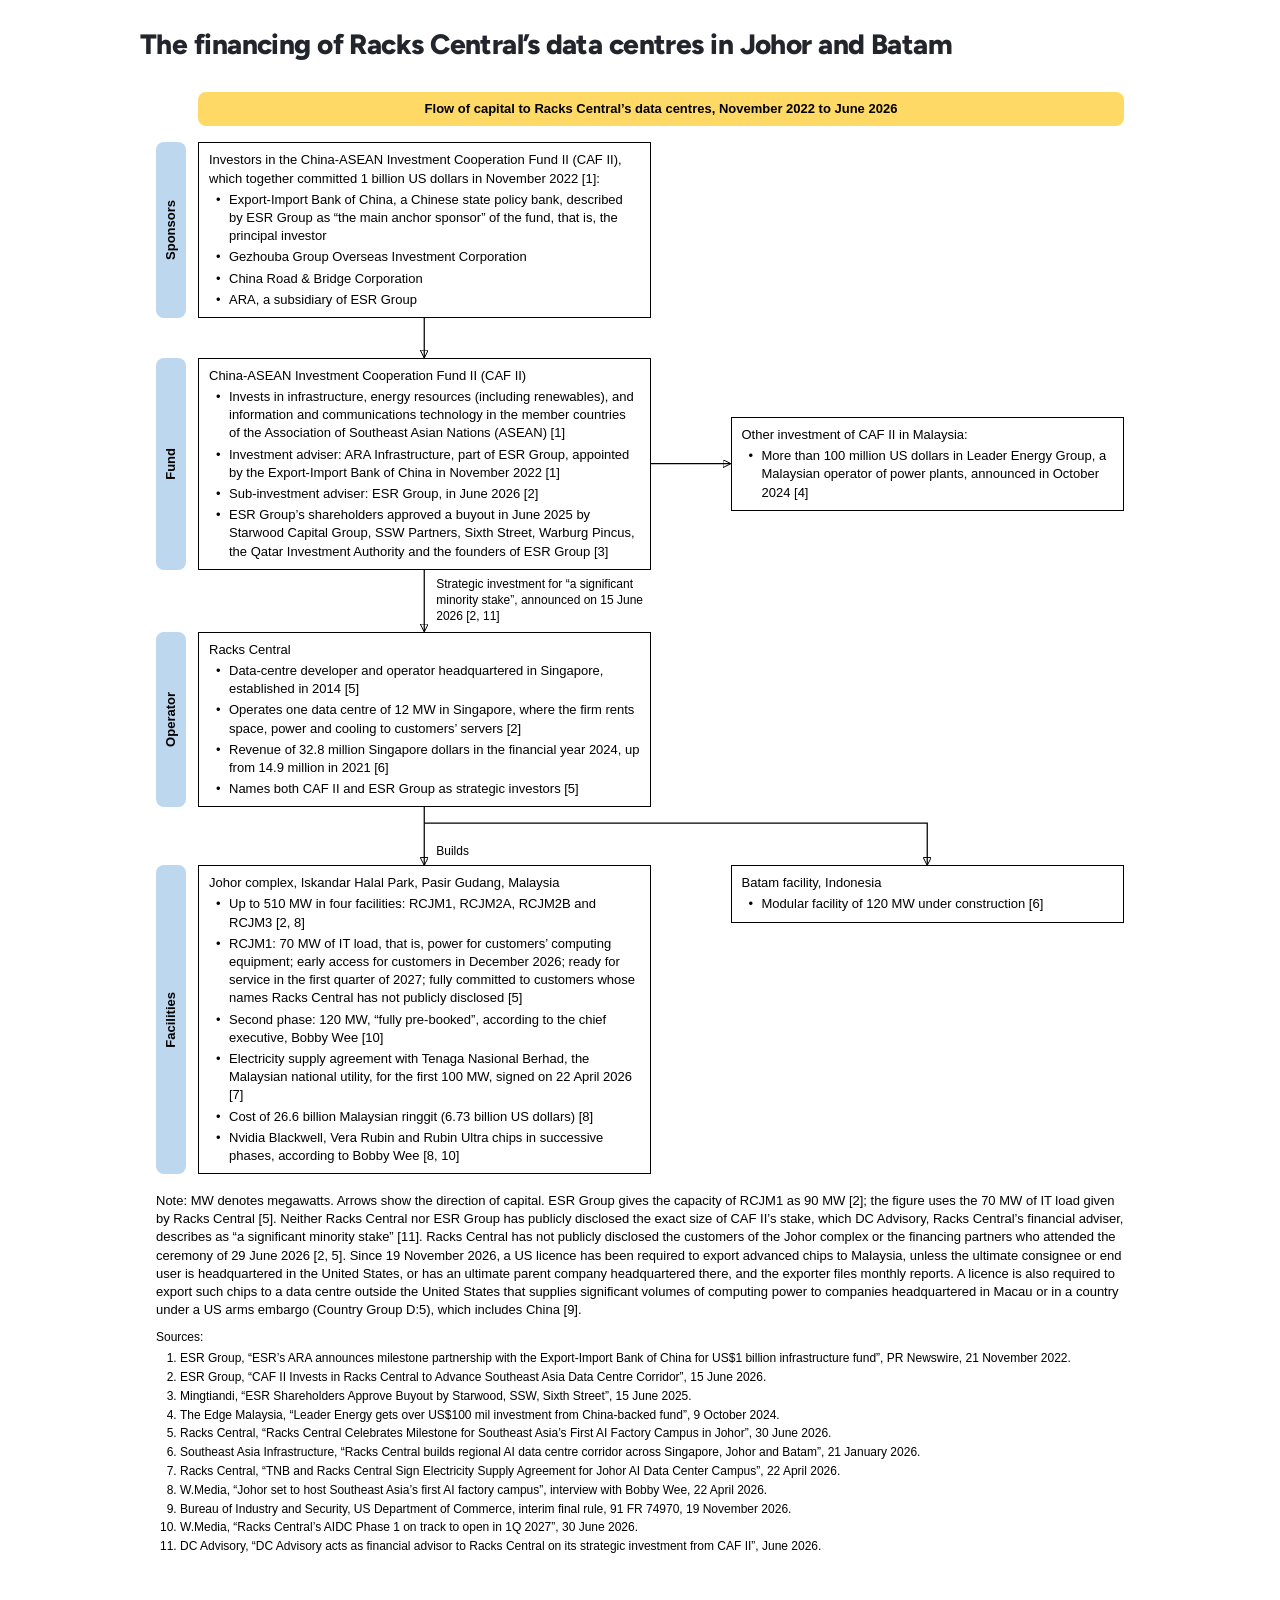
<file: site/figures/financing-chain.html>
<!doctype html><html lang="en"><head><meta charset="utf-8"><meta name="viewport" content="width=device-width,initial-scale=1"></head><body><title>Racks Central Financing Chain</title><meta name="claude:viewport-fit-sides" content="cover"><link rel="preconnect" href="https://fonts.googleapis.com"><link rel="preconnect" href="https://fonts.gstatic.com" crossorigin><link rel="stylesheet" href="https://fonts.googleapis.com/css2?family=Figtree:wght@400;500;600;700;800&display=swap"><style>
/* Layout: one column of figures; each figure is a title block, a legend, the plot, a note and a table. */
:root{
  --bg:#FFFFFF;--card:#F7F6F4;--text:#22252C;--muted:#5F6169;--light:#8D8F97;--accent:#A2540D;--composite:#B45F0F;
  --pale:#FFF4E4;--border:rgba(0,0,0,.1);--border-strong:rgba(0,0,0,.18);--grid:#D4D4D4;--tick:#5A5448;--ink:#1A1A1A;
  --band:rgba(0,0,0,.07);--d1:#4E79A7;--d2:#F28E2B;--d3:#E15759;--sea:#E6EDF2;--land:#FBFAF8;--coast:#B5B0A6;
  --lab-country:#22252C;--lab-city:#22252C;--halo:#FFFFFF;--ring:#FFFFFF;--shadow:0 4px 24px rgba(0,0,0,.15);--chip-bg:#A2540D;--chip-fg:#FFFFFF;
  --font:"Figtree",system-ui,-apple-system,"Segoe UI",Helvetica,Arial,sans-serif;
}
@media (prefers-color-scheme:dark){:root:not([data-theme="light"]){
  --bg:#16181D;--card:#22252C;--text:#ECEDEF;--muted:#B4B6BD;--light:#8D9099;--accent:#D9C2A0;--chip-bg:#ECEDEF;--chip-fg:#16181D;--composite:#F5AE5F;
  --pale:#2B2219;--border:rgba(255,255,255,.12);--border-strong:rgba(255,255,255,.22);--grid:#3B3F48;--tick:#B9B3A8;
  --ink:#ECEDEF;--band:rgba(255,255,255,.07);--sea:#1B222D;--land:#2A2D34;--coast:#4B4F59;--lab-country:#ECEDEF;
  --lab-city:#ECEDEF;--halo:#16181D;--ring:#16181D;--shadow:0 4px 24px rgba(0,0,0,.55);color-scheme:dark}}
:root[data-theme="dark"]{
  --bg:#16181D;--card:#22252C;--text:#ECEDEF;--muted:#B4B6BD;--light:#8D9099;--accent:#D9C2A0;--chip-bg:#ECEDEF;--chip-fg:#16181D;--composite:#F5AE5F;
  --pale:#2B2219;--border:rgba(255,255,255,.12);--border-strong:rgba(255,255,255,.22);--grid:#3B3F48;--tick:#B9B3A8;
  --ink:#ECEDEF;--band:rgba(255,255,255,.07);--sea:#1B222D;--land:#2A2D34;--coast:#4B4F59;--lab-country:#ECEDEF;
  --lab-city:#ECEDEF;--halo:#16181D;--ring:#16181D;--shadow:0 4px 24px rgba(0,0,0,.55);color-scheme:dark}
html,body{background:var(--bg)}
body{margin:0;color:var(--text);font-family:var(--font);font-size:15px;line-height:1.55;-webkit-font-smoothing:antialiased}
.fx-page{max-width:1000px;margin:0 auto;padding-block:28px 48px;padding-left:max(16px,env(safe-area-inset-left,0px));
  padding-right:max(16px,env(safe-area-inset-right,0px))}
.fx-fig+.fx-fig{margin-top:56px;padding-top:40px;border-top:1px solid var(--border)}
.fx-eyebrow{font-size:12px;font-weight:700;letter-spacing:.14em;text-transform:uppercase;color:var(--accent);margin:0 0 8px}
.fx-title{font-size:clamp(22px,3vw,28px);font-weight:800;letter-spacing:-.02em;line-height:1.15;margin:0 0 8px;text-wrap:balance}
.fx-sub{font-size:16px;color:var(--text);margin:0 0 18px}
.fx-legend{display:flex;flex-wrap:wrap;gap:8px 20px;font-size:13px;color:var(--text);margin:0 0 14px}
.fx-legend span{display:inline-flex;align-items:center;gap:7px}
.fx-sw{width:12px;height:12px;border-radius:2px;display:inline-block;flex:none}
.fx-sw.dot{border-radius:50%}
.fx-sw.dashed{border-radius:50%;border:1.5px dashed var(--text);background:transparent;width:11px;height:11px}
.fx-note{font-size:13px;line-height:1.6;color:var(--text);margin:16px 0 0}
.fx-note b{color:var(--text);font-weight:600}
details.fx-table{margin-top:14px;font-size:14px}
details.fx-table summary{cursor:pointer;font-weight:700;color:var(--text);padding:6px 0}
details.fx-table summary:hover{color:var(--accent)}
.fx-scroll{overflow-x:auto}
.fx-scroll table{width:100%;border-collapse:collapse;font-size:13px;min-width:560px}
.fx-scroll th{font-size:11px;font-weight:700;text-transform:uppercase;letter-spacing:.08em;color:var(--accent);
  border-bottom:2px solid rgba(162,84,13,.22);padding:9px 10px;text-align:left;vertical-align:bottom}
.fx-scroll td{padding:9px 10px;border-bottom:1px solid var(--border);vertical-align:top}
.fx-scroll tr:hover td{background:var(--pale)}
.fx-scroll .n{text-align:right;font-variant-numeric:tabular-nums;white-space:nowrap}
/* card tooltip, after the country card of the CORDA site */
.fx-card{position:fixed;z-index:1000;background:var(--card);border:1px solid var(--border-strong);border-radius:6px;
  box-shadow:var(--shadow);padding:16px;width:280px;max-width:calc(100vw - 24px);font-family:var(--font);color:var(--text);
  pointer-events:none}
.fx-card.pinned{pointer-events:auto}
.fx-card[hidden]{display:none}
.fx-ch{display:flex;align-items:center;gap:6px;font-weight:700;font-size:16px;line-height:1.25}
.fx-pill{font-size:12px;font-weight:600;color:var(--chip-fg);background:var(--chip-bg);border-radius:10px;padding:1px 8px;margin-left:4px;white-space:nowrap}
.fx-cs{font-size:12px;color:var(--text);margin-top:2px}
.fx-cm{border-top:1px solid var(--border);padding-top:10px;margin-top:10px}
.fx-cr{display:flex;justify-content:space-between;gap:10px;font-size:12px;margin-bottom:3px}
.fx-cr b{font-size:13px;color:var(--text);font-weight:700;white-space:nowrap}
.fx-cr span:last-child{font-variant-numeric:tabular-nums;white-space:nowrap}
.fx-mini{height:6px;background:var(--border);border-radius:3px;overflow:hidden}
.fx-mini i{display:block;height:100%;border-radius:3px}
.fx-stack{display:flex}
.fx-stack i{border-radius:0;flex:none}
.fx-cl{display:flex;flex-direction:column;gap:7px;margin-top:10px}
.fx-cf{font-size:12px;color:var(--text);margin-top:10px;line-height:1.45}
.fx-site{display:grid;grid-template-columns:10px 1fr;gap:2px 8px;font-size:12px;line-height:1.4}
.fx-site i{width:9px;height:9px;border-radius:50%;margin-top:4px}
.fx-site b{font-weight:600}
.fx-site span{grid-column:2;color:var(--text)}
.fx-sites{max-height:260px;overflow:auto}
.fx-close{position:absolute;top:8px;right:10px;background:none;border:0;font-size:18px;color:var(--text);cursor:pointer;display:none}
.fx-card.pinned .fx-close{display:block}

.mk-plot{display:grid;grid-template-columns:minmax(92px,170px) minmax(0,1fr);column-gap:12px;position:relative}
.mk-row{display:contents}
.mk-name{grid-column:1;display:flex;flex-direction:column;justify-content:center;align-items:flex-end;text-align:right;
  font-size:14px;color:var(--ink);line-height:1.2;padding:6px 0;min-height:46px}
.mk-name small{font-size:11.5px;color:var(--text);margin-top:2px}
.mk-cell{grid-column:2;position:relative;display:flex;align-items:center;padding-right:58px;cursor:pointer;outline:none}
.mk-row:hover .mk-cell,.mk-row:hover .mk-name,.mk-cell:focus-visible,.mk-active .mk-cell,.mk-active .mk-name{background:var(--band)}
.mk-cell:focus-visible{box-shadow:inset 0 0 0 2px var(--accent)}
.mk-track{position:relative;flex:1;height:30px}
.mk-seg{position:absolute;top:0;bottom:0;display:flex;align-items:center;justify-content:center;overflow:hidden}
.mk-seg b{font-size:12.5px;font-weight:700;font-variant-numeric:tabular-nums;line-height:1}
.mk-seg b.off{visibility:hidden}
.mk-val{position:absolute;top:50%;transform:translateY(-50%);font-size:12px;font-weight:600;color:var(--ink);white-space:nowrap;
  padding-left:6px;font-variant-numeric:tabular-nums}
.mk-grid{grid-column:2;grid-row:1 / span 7;position:relative;margin-right:58px;pointer-events:none;z-index:0}
.mk-grid i{position:absolute;top:0;bottom:0;width:1px;background-image:linear-gradient(var(--grid) 50%,transparent 50%);
  background-size:1px 6px}
.mk-cell>*{z-index:1}
.mk-axis{grid-column:2;position:relative;height:26px;margin-right:58px;border-top:1px solid var(--grid)}
.mk-axis span{position:absolute;top:6px;transform:translateX(-50%);font-size:11px;color:var(--text);font-variant-numeric:tabular-nums}
.mk-axis-title{grid-column:2;font-size:12px;color:var(--text);text-align:center;margin-right:58px;margin-top:2px}
@media (max-width:520px){.mk-plot{grid-template-columns:86px minmax(0,1fr);column-gap:8px}.mk-name{font-size:13px}}

.mp-views{display:flex;flex-wrap:wrap;gap:8px;margin:0 0 14px}
.mp-btn{font-family:var(--font);font-size:14px;font-weight:600;border:1px solid var(--border);background:var(--bg);border-radius:999px;
  padding:7px 16px;cursor:pointer;color:var(--text);transition:all .15s ease;white-space:nowrap}
.mp-btn:hover{border-color:var(--accent);color:var(--accent)}
.mp-btn[aria-pressed="true"]{background:var(--chip-bg);border-color:var(--chip-bg);color:var(--chip-fg)}
.mp-btn:focus-visible{outline:2px solid var(--accent);outline-offset:2px}
#mp-map{height:clamp(380px,60vw,560px);border-radius:4px;background:var(--sea);border:1px solid var(--border)}
#mp-map .leaflet-control-zoom a{color:var(--text);background:var(--bg);border-color:var(--border)}
.mp-lab{width:0;height:0;overflow:visible;pointer-events:none}
.mp-lab span{position:absolute;white-space:nowrap;font-family:var(--font);line-height:1;
  text-shadow:0 0 3px var(--halo),0 0 3px var(--halo),0 0 2px var(--halo)}
.mp-country span{font-size:11px;font-weight:700;letter-spacing:.14em;text-transform:uppercase;color:var(--lab-country)}
.mp-region span{font-size:12px;font-weight:600;font-style:italic;letter-spacing:.06em;color:var(--lab-country)}
.mp-city span{font-size:12.5px;font-weight:600;color:var(--lab-city)}
.mp-place span{font-size:11.5px;font-weight:500;font-style:italic;color:var(--text)}
.mp-c span{transform:translate(-50%,-50%)}
.mp-r span{transform:translate(var(--off,10px),-50%)}
.mp-l span{transform:translate(calc(-100% - var(--off,10px)),-50%)}
.mp-b span{transform:translate(-50%,var(--off,10px))}
.mp-t span{transform:translate(-50%,calc(-100% - var(--off,10px)))}
.mp-hint{font-size:12px;color:var(--text);margin:8px 0 0}
.mp-print .mp-views,.mp-print .leaflet-control-container,.mp-print .mp-hint{display:none}
/* required styles */

.leaflet-pane,
.leaflet-tile,
.leaflet-marker-icon,
.leaflet-marker-shadow,
.leaflet-tile-container,
.leaflet-pane > svg,
.leaflet-pane > canvas,
.leaflet-zoom-box,
.leaflet-image-layer,
.leaflet-layer {
	position: absolute;
	left: 0;
	top: 0;
	}
.leaflet-container {
	overflow: hidden;
	}
.leaflet-tile,
.leaflet-marker-icon,
.leaflet-marker-shadow {
	-webkit-user-select: none;
	   -moz-user-select: none;
	        user-select: none;
	  -webkit-user-drag: none;
	}
/* Prevents IE11 from highlighting tiles in blue */
.leaflet-tile::selection {
	background: transparent;
}
/* Safari renders non-retina tile on retina better with this, but Chrome is worse */
.leaflet-safari .leaflet-tile {
	image-rendering: -webkit-optimize-contrast;
	}
/* hack that prevents hw layers "stretching" when loading new tiles */
.leaflet-safari .leaflet-tile-container {
	width: 1600px;
	height: 1600px;
	-webkit-transform-origin: 0 0;
	}
.leaflet-marker-icon,
.leaflet-marker-shadow {
	display: block;
	}
/* .leaflet-container svg: reset svg max-width decleration shipped in Joomla! (joomla.org) 3.x */
/* .leaflet-container img: map is broken in FF if you have max-width: 100% on tiles */
.leaflet-container .leaflet-overlay-pane svg {
	max-width: none !important;
	max-height: none !important;
	}
.leaflet-container .leaflet-marker-pane img,
.leaflet-container .leaflet-shadow-pane img,
.leaflet-container .leaflet-tile-pane img,
.leaflet-container img.leaflet-image-layer,
.leaflet-container .leaflet-tile {
	max-width: none !important;
	max-height: none !important;
	width: auto;
	padding: 0;
	}

.leaflet-container img.leaflet-tile {
	/* See: https://bugs.chromium.org/p/chromium/issues/detail?id=600120 */
	mix-blend-mode: plus-lighter;
}

.leaflet-container.leaflet-touch-zoom {
	-ms-touch-action: pan-x pan-y;
	touch-action: pan-x pan-y;
	}
.leaflet-container.leaflet-touch-drag {
	-ms-touch-action: pinch-zoom;
	/* Fallback for FF which doesn't support pinch-zoom */
	touch-action: none;
	touch-action: pinch-zoom;
}
.leaflet-container.leaflet-touch-drag.leaflet-touch-zoom {
	-ms-touch-action: none;
	touch-action: none;
}
.leaflet-container {
	-webkit-tap-highlight-color: transparent;
}
.leaflet-container a {
	-webkit-tap-highlight-color: rgba(51, 181, 229, 0.4);
}
.leaflet-tile {
	filter: inherit;
	visibility: hidden;
	}
.leaflet-tile-loaded {
	visibility: inherit;
	}
.leaflet-zoom-box {
	width: 0;
	height: 0;
	-moz-box-sizing: border-box;
	     box-sizing: border-box;
	z-index: 800;
	}
/* workaround for https://bugzilla.mozilla.org/show_bug.cgi?id=888319 */
.leaflet-overlay-pane svg {
	-moz-user-select: none;
	}

.leaflet-pane         { z-index: 400; }

.leaflet-tile-pane    { z-index: 200; }
.leaflet-overlay-pane { z-index: 400; }
.leaflet-shadow-pane  { z-index: 500; }
.leaflet-marker-pane  { z-index: 600; }
.leaflet-tooltip-pane   { z-index: 650; }
.leaflet-popup-pane   { z-index: 700; }

.leaflet-map-pane canvas { z-index: 100; }
.leaflet-map-pane svg    { z-index: 200; }

.leaflet-vml-shape {
	width: 1px;
	height: 1px;
	}
.lvml {
	behavior: url(#default#VML);
	display: inline-block;
	position: absolute;
	}


/* control positioning */

.leaflet-control {
	position: relative;
	z-index: 800;
	pointer-events: visiblePainted; /* IE 9-10 doesn't have auto */
	pointer-events: auto;
	}
.leaflet-top,
.leaflet-bottom {
	position: absolute;
	z-index: 1000;
	pointer-events: none;
	}
.leaflet-top {
	top: 0;
	}
.leaflet-right {
	right: 0;
	}
.leaflet-bottom {
	bottom: 0;
	}
.leaflet-left {
	left: 0;
	}
.leaflet-control {
	float: left;
	clear: both;
	}
.leaflet-right .leaflet-control {
	float: right;
	}
.leaflet-top .leaflet-control {
	margin-top: 10px;
	}
.leaflet-bottom .leaflet-control {
	margin-bottom: 10px;
	}
.leaflet-left .leaflet-control {
	margin-left: 10px;
	}
.leaflet-right .leaflet-control {
	margin-right: 10px;
	}


/* zoom and fade animations */

.leaflet-fade-anim .leaflet-popup {
	opacity: 0;
	-webkit-transition: opacity 0.2s linear;
	   -moz-transition: opacity 0.2s linear;
	        transition: opacity 0.2s linear;
	}
.leaflet-fade-anim .leaflet-map-pane .leaflet-popup {
	opacity: 1;
	}
.leaflet-zoom-animated {
	-webkit-transform-origin: 0 0;
	    -ms-transform-origin: 0 0;
	        transform-origin: 0 0;
	}
svg.leaflet-zoom-animated {
	will-change: transform;
}

.leaflet-zoom-anim .leaflet-zoom-animated {
	-webkit-transition: -webkit-transform 0.25s cubic-bezier(0,0,0.25,1);
	   -moz-transition:    -moz-transform 0.25s cubic-bezier(0,0,0.25,1);
	        transition:         transform 0.25s cubic-bezier(0,0,0.25,1);
	}
.leaflet-zoom-anim .leaflet-tile,
.leaflet-pan-anim .leaflet-tile {
	-webkit-transition: none;
	   -moz-transition: none;
	        transition: none;
	}

.leaflet-zoom-anim .leaflet-zoom-hide {
	visibility: hidden;
	}


/* cursors */

.leaflet-interactive {
	cursor: pointer;
	}
.leaflet-grab {
	cursor: -webkit-grab;
	cursor:    -moz-grab;
	cursor:         grab;
	}
.leaflet-crosshair,
.leaflet-crosshair .leaflet-interactive {
	cursor: crosshair;
	}
.leaflet-popup-pane,
.leaflet-control {
	cursor: auto;
	}
.leaflet-dragging .leaflet-grab,
.leaflet-dragging .leaflet-grab .leaflet-interactive,
.leaflet-dragging .leaflet-marker-draggable {
	cursor: move;
	cursor: -webkit-grabbing;
	cursor:    -moz-grabbing;
	cursor:         grabbing;
	}

/* marker & overlays interactivity */
.leaflet-marker-icon,
.leaflet-marker-shadow,
.leaflet-image-layer,
.leaflet-pane > svg path,
.leaflet-tile-container {
	pointer-events: none;
	}

.leaflet-marker-icon.leaflet-interactive,
.leaflet-image-layer.leaflet-interactive,
.leaflet-pane > svg path.leaflet-interactive,
svg.leaflet-image-layer.leaflet-interactive path {
	pointer-events: visiblePainted; /* IE 9-10 doesn't have auto */
	pointer-events: auto;
	}

/* visual tweaks */

.leaflet-container {
	background: #ddd;
	outline-offset: 1px;
	}
.leaflet-container a {
	color: #0078A8;
	}
.leaflet-zoom-box {
	border: 2px dotted #38f;
	background: rgba(255,255,255,0.5);
	}


/* general typography */
.leaflet-container {
	font-family: "Helvetica Neue", Arial, Helvetica, sans-serif;
	font-size: 12px;
	font-size: 0.75rem;
	line-height: 1.5;
	}


/* general toolbar styles */

.leaflet-bar {
	box-shadow: 0 1px 5px rgba(0,0,0,0.65);
	border-radius: 4px;
	}
.leaflet-bar a {
	background-color: #fff;
	border-bottom: 1px solid #ccc;
	width: 26px;
	height: 26px;
	line-height: 26px;
	display: block;
	text-align: center;
	text-decoration: none;
	color: black;
	}
.leaflet-bar a,
.leaflet-control-layers-toggle {
	background-position: 50% 50%;
	background-repeat: no-repeat;
	display: block;
	}
.leaflet-bar a:hover,
.leaflet-bar a:focus {
	background-color: #f4f4f4;
	}
.leaflet-bar a:first-child {
	border-top-left-radius: 4px;
	border-top-right-radius: 4px;
	}
.leaflet-bar a:last-child {
	border-bottom-left-radius: 4px;
	border-bottom-right-radius: 4px;
	border-bottom: none;
	}
.leaflet-bar a.leaflet-disabled {
	cursor: default;
	background-color: #f4f4f4;
	color: #bbb;
	}

.leaflet-touch .leaflet-bar a {
	width: 30px;
	height: 30px;
	line-height: 30px;
	}
.leaflet-touch .leaflet-bar a:first-child {
	border-top-left-radius: 2px;
	border-top-right-radius: 2px;
	}
.leaflet-touch .leaflet-bar a:last-child {
	border-bottom-left-radius: 2px;
	border-bottom-right-radius: 2px;
	}

/* zoom control */

.leaflet-control-zoom-in,
.leaflet-control-zoom-out {
	font: bold 18px 'Lucida Console', Monaco, monospace;
	text-indent: 1px;
	}

.leaflet-touch .leaflet-control-zoom-in, .leaflet-touch .leaflet-control-zoom-out  {
	font-size: 22px;
	}


/* layers control */

.leaflet-control-layers {
	box-shadow: 0 1px 5px rgba(0,0,0,0.4);
	background: #fff;
	border-radius: 5px;
	}
.leaflet-control-layers-toggle {
	background-image: url(images/layers.png);
	width: 36px;
	height: 36px;
	}
.leaflet-retina .leaflet-control-layers-toggle {
	background-image: url(images/layers-2x.png);
	background-size: 26px 26px;
	}
.leaflet-touch .leaflet-control-layers-toggle {
	width: 44px;
	height: 44px;
	}
.leaflet-control-layers .leaflet-control-layers-list,
.leaflet-control-layers-expanded .leaflet-control-layers-toggle {
	display: none;
	}
.leaflet-control-layers-expanded .leaflet-control-layers-list {
	display: block;
	position: relative;
	}
.leaflet-control-layers-expanded {
	padding: 6px 10px 6px 6px;
	color: #333;
	background: #fff;
	}
.leaflet-control-layers-scrollbar {
	overflow-y: scroll;
	overflow-x: hidden;
	padding-right: 5px;
	}
.leaflet-control-layers-selector {
	margin-top: 2px;
	position: relative;
	top: 1px;
	}
.leaflet-control-layers label {
	display: block;
	font-size: 13px;
	font-size: 1.08333em;
	}
.leaflet-control-layers-separator {
	height: 0;
	border-top: 1px solid #ddd;
	margin: 5px -10px 5px -6px;
	}

/* Default icon URLs */
.leaflet-default-icon-path { /* used only in path-guessing heuristic, see L.Icon.Default */
	background-image: url(images/marker-icon.png);
	}


/* attribution and scale controls */

.leaflet-container .leaflet-control-attribution {
	background: #fff;
	background: rgba(255, 255, 255, 0.8);
	margin: 0;
	}
.leaflet-control-attribution,
.leaflet-control-scale-line {
	padding: 0 5px;
	color: #333;
	line-height: 1.4;
	}
.leaflet-control-attribution a {
	text-decoration: none;
	}
.leaflet-control-attribution a:hover,
.leaflet-control-attribution a:focus {
	text-decoration: underline;
	}
.leaflet-attribution-flag {
	display: inline !important;
	vertical-align: baseline !important;
	width: 1em;
	height: 0.6669em;
	}
.leaflet-left .leaflet-control-scale {
	margin-left: 5px;
	}
.leaflet-bottom .leaflet-control-scale {
	margin-bottom: 5px;
	}
.leaflet-control-scale-line {
	border: 2px solid #777;
	border-top: none;
	line-height: 1.1;
	padding: 2px 5px 1px;
	white-space: nowrap;
	-moz-box-sizing: border-box;
	     box-sizing: border-box;
	background: rgba(255, 255, 255, 0.8);
	text-shadow: 1px 1px #fff;
	}
.leaflet-control-scale-line:not(:first-child) {
	border-top: 2px solid #777;
	border-bottom: none;
	margin-top: -2px;
	}
.leaflet-control-scale-line:not(:first-child):not(:last-child) {
	border-bottom: 2px solid #777;
	}

.leaflet-touch .leaflet-control-attribution,
.leaflet-touch .leaflet-control-layers,
.leaflet-touch .leaflet-bar {
	box-shadow: none;
	}
.leaflet-touch .leaflet-control-layers,
.leaflet-touch .leaflet-bar {
	border: 2px solid rgba(0,0,0,0.2);
	background-clip: padding-box;
	}


/* popup */

.leaflet-popup {
	position: absolute;
	text-align: center;
	margin-bottom: 20px;
	}
.leaflet-popup-content-wrapper {
	padding: 1px;
	text-align: left;
	border-radius: 12px;
	}
.leaflet-popup-content {
	margin: 13px 24px 13px 20px;
	line-height: 1.3;
	font-size: 13px;
	font-size: 1.08333em;
	min-height: 1px;
	}
.leaflet-popup-content p {
	margin: 17px 0;
	margin: 1.3em 0;
	}
.leaflet-popup-tip-container {
	width: 40px;
	height: 20px;
	position: absolute;
	left: 50%;
	margin-top: -1px;
	margin-left: -20px;
	overflow: hidden;
	pointer-events: none;
	}
.leaflet-popup-tip {
	width: 17px;
	height: 17px;
	padding: 1px;

	margin: -10px auto 0;
	pointer-events: auto;

	-webkit-transform: rotate(45deg);
	   -moz-transform: rotate(45deg);
	    -ms-transform: rotate(45deg);
	        transform: rotate(45deg);
	}
.leaflet-popup-content-wrapper,
.leaflet-popup-tip {
	background: white;
	color: #333;
	box-shadow: 0 3px 14px rgba(0,0,0,0.4);
	}
.leaflet-container a.leaflet-popup-close-button {
	position: absolute;
	top: 0;
	right: 0;
	border: none;
	text-align: center;
	width: 24px;
	height: 24px;
	font: 16px/24px Tahoma, Verdana, sans-serif;
	color: #757575;
	text-decoration: none;
	background: transparent;
	}
.leaflet-container a.leaflet-popup-close-button:hover,
.leaflet-container a.leaflet-popup-close-button:focus {
	color: #585858;
	}
.leaflet-popup-scrolled {
	overflow: auto;
	}

.leaflet-oldie .leaflet-popup-content-wrapper {
	-ms-zoom: 1;
	}
.leaflet-oldie .leaflet-popup-tip {
	width: 24px;
	margin: 0 auto;

	-ms-filter: "progid:DXImageTransform.Microsoft.Matrix(M11=0.70710678, M12=0.70710678, M21=-0.70710678, M22=0.70710678)";
	filter: progid:DXImageTransform.Microsoft.Matrix(M11=0.70710678, M12=0.70710678, M21=-0.70710678, M22=0.70710678);
	}

.leaflet-oldie .leaflet-control-zoom,
.leaflet-oldie .leaflet-control-layers,
.leaflet-oldie .leaflet-popup-content-wrapper,
.leaflet-oldie .leaflet-popup-tip {
	border: 1px solid #999;
	}


/* div icon */

.leaflet-div-icon {
	background: #fff;
	border: 1px solid #666;
	}


/* Tooltip */
/* Base styles for the element that has a tooltip */
.leaflet-tooltip {
	position: absolute;
	padding: 6px;
	background-color: #fff;
	border: 1px solid #fff;
	border-radius: 3px;
	color: #222;
	white-space: nowrap;
	-webkit-user-select: none;
	-moz-user-select: none;
	-ms-user-select: none;
	user-select: none;
	pointer-events: none;
	box-shadow: 0 1px 3px rgba(0,0,0,0.4);
	}
.leaflet-tooltip.leaflet-interactive {
	cursor: pointer;
	pointer-events: auto;
	}
.leaflet-tooltip-top:before,
.leaflet-tooltip-bottom:before,
.leaflet-tooltip-left:before,
.leaflet-tooltip-right:before {
	position: absolute;
	pointer-events: none;
	border: 6px solid transparent;
	background: transparent;
	content: "";
	}

/* Directions */

.leaflet-tooltip-bottom {
	margin-top: 6px;
}
.leaflet-tooltip-top {
	margin-top: -6px;
}
.leaflet-tooltip-bottom:before,
.leaflet-tooltip-top:before {
	left: 50%;
	margin-left: -6px;
	}
.leaflet-tooltip-top:before {
	bottom: 0;
	margin-bottom: -12px;
	border-top-color: #fff;
	}
.leaflet-tooltip-bottom:before {
	top: 0;
	margin-top: -12px;
	margin-left: -6px;
	border-bottom-color: #fff;
	}
.leaflet-tooltip-left {
	margin-left: -6px;
}
.leaflet-tooltip-right {
	margin-left: 6px;
}
.leaflet-tooltip-left:before,
.leaflet-tooltip-right:before {
	top: 50%;
	margin-top: -6px;
	}
.leaflet-tooltip-left:before {
	right: 0;
	margin-right: -12px;
	border-left-color: #fff;
	}
.leaflet-tooltip-right:before {
	left: 0;
	margin-left: -12px;
	border-right-color: #fff;
	}

/* Printing */

@media print {
	/* Prevent printers from removing background-images of controls. */
	.leaflet-control {
		-webkit-print-color-adjust: exact;
		print-color-adjust: exact;
		}
	}
.fx-intro{margin-bottom:36px}</style><main class="fx-page"><section class="fx-fig" id="fc"><style>#fc-wrap .wrap{max-width:1000px;margin:0 auto;padding:24px 16px 32px;font-family:Arial,Helvetica,sans-serif;font-size:13px;line-height:1.4}#fc-wrap h1{font:bold 16px/1.35 Arial,Helvetica,sans-serif;margin:0 0 14px}#fc-wrap .fig{overflow-x:auto}#fc-wrap .grid{position:relative;min-width:760px;display:grid;grid-template-columns:30px minmax(0,1.15fr) 56px minmax(0,1fr);
grid-template-rows:auto auto 40px auto 62px auto 58px auto;column-gap:12px}#fc-wrap .head{grid-column:2 / span 3;grid-row:1;background:#ffd966;border-radius:8px;padding:8px 10px;font-weight:bold;
text-align:center;margin-bottom:16px}#fc-wrap .stage{grid-column:1;background:#bdd7ee;border-radius:8px;display:flex;align-items:center;justify-content:center}#fc-wrap .stage span{writing-mode:vertical-rl;transform:rotate(180deg);font-weight:bold;white-space:nowrap;padding:8px 0}#fc-wrap .box{position:relative;z-index:1;border:1px solid #000;background:#fff;padding:8px 10px}#fc-wrap .box .first,#fc-wrap .box .ln{display:block}#fc-wrap .box .ln{position:relative;padding-left:20px;margin-top:3px}#fc-wrap .box .ln:before{content:"\2022";position:absolute;left:7px;top:0}#fc-wrap .alab{grid-column:2;display:flex;align-items:center;padding-left:calc(50% + 12px);font-size:12px;line-height:1.3}#fc-wrap .wires{position:absolute;left:0;top:0;width:100%;height:100%;overflow:visible;pointer-events:none;z-index:0}#fc-wrap .wires path{fill:none;stroke:#000;stroke-width:1.25}#fc-wrap .note{margin:18px 0 0}#fc-wrap .src{margin-top:10px;font-size:12px}#fc-wrap .src ol{margin:4px 0 0;padding-left:24px}#fc-wrap .src li{margin:2px 0}#fc-wrap{background:#fff;color:#000;border-radius:4px}#fc-wrap .wrap{max-width:none}</style>
<h2 class="fx-title">The financing of Racks Central’s data centres in Johor and Batam</h2>
<div id="fc-wrap"><div class="wrap">
<div class="fig">
<div class="grid" id="grid">
  <div class="head">Flow of capital to Racks Central’s data centres, November 2022 to June 2026</div>
  <div class="stage" style="grid-row:2"><span>Sponsors</span></div><div class="stage" style="grid-row:4"><span>Fund</span></div><div class="stage" style="grid-row:6"><span>Operator</span></div><div class="stage" style="grid-row:8"><span>Facilities</span></div>
  <div class="box" id="A" style="grid-column:2;grid-row:2;"><span class="first">Investors in the China-ASEAN Investment Cooperation Fund II (CAF II), which together committed 1 billion US dollars in November 2022 [1]:</span><span class="ln">Export-Import Bank of China, a Chinese state policy bank, described by ESR Group as “the main anchor sponsor” of the fund, that is, the principal investor</span><span class="ln">Gezhouba Group Overseas Investment Corporation</span><span class="ln">China Road &amp; Bridge Corporation</span><span class="ln">ARA, a subsidiary of ESR Group</span></div><div class="box" id="B" style="grid-column:2;grid-row:4;"><span class="first">China-ASEAN Investment Cooperation Fund II (CAF II)</span><span class="ln">Invests in infrastructure, energy resources (including renewables), and information and communications technology in the member countries of the Association of Southeast Asian Nations (ASEAN) [1]</span><span class="ln">Investment adviser: ARA Infrastructure, part of ESR Group, appointed by the Export-Import Bank of China in November 2022 [1]</span><span class="ln">Sub-investment adviser: ESR Group, in June 2026 [2]</span><span class="ln">ESR Group’s shareholders approved a buyout in June 2025 by Starwood Capital Group, SSW Partners, Sixth Street, Warburg Pincus, the Qatar Investment Authority and the founders of ESR Group [3]</span></div><div class="box" id="D" style="grid-column:4;grid-row:4;align-self:center"><span class="first">Other investment of CAF II in Malaysia:</span><span class="ln">More than 100 million US dollars in Leader Energy Group, a Malaysian operator of power plants, announced in October 2024 [4]</span></div><div class="box" id="F" style="grid-column:2;grid-row:6;"><span class="first">Racks Central</span><span class="ln">Data-centre developer and operator headquartered in Singapore, established in 2014 [5]</span><span class="ln">Operates one data centre of 12 MW in Singapore, where the firm rents space, power and cooling to customers’ servers [2]</span><span class="ln">Revenue of 32.8 million Singapore dollars in the financial year 2024, up from 14.9 million in 2021 [6]</span><span class="ln">Names both CAF II and ESR Group as strategic investors [5]</span></div><div class="box" id="H" style="grid-column:2;grid-row:8;"><span class="first">Johor complex, Iskandar Halal Park, Pasir Gudang, Malaysia</span><span class="ln">Up to 510 MW in four facilities: RCJM1, RCJM2A, RCJM2B and RCJM3 [2, 8]</span><span class="ln">RCJM1: 70 MW of IT load, that is, power for customers’ computing equipment; early access for customers in December 2026; ready for service in the first quarter of 2027; fully committed to customers whose names Racks Central has not publicly disclosed [5]</span><span class="ln">Second phase: 120 MW, “fully pre-booked”, according to the chief executive, Bobby Wee [10]</span><span class="ln">Electricity supply agreement with Tenaga Nasional Berhad, the Malaysian national utility, for the first 100 MW, signed on 22 April 2026 [7]</span><span class="ln">Cost of 26.6 billion Malaysian ringgit (6.73 billion US dollars) [8]</span><span class="ln">Nvidia Blackwell, Vera Rubin and Rubin Ultra chips in successive phases, according to Bobby Wee [8, 10]</span></div><div class="box" id="I" style="grid-column:4;grid-row:8;align-self:start"><span class="first">Batam facility, Indonesia</span><span class="ln">Modular facility of 120 MW under construction [6]</span></div>
  <div class="alab" style="grid-row:5;"><span>Strategic investment for “a significant minority stake”, announced on 15 June 2026 [2, 11]</span></div><div class="alab" style="grid-row:7;align-items:flex-end;padding-bottom:6px"><span>Builds</span></div>
  <svg class="wires" id="wires" aria-hidden="true"><defs><marker id="ah" viewBox="0 0 10 10" refX="9.5" refY="5"
  markerWidth="8" markerHeight="8" markerUnits="userSpaceOnUse" orient="auto"><path d="M0,0 L10,5 L0,10 z" fill="#000"/>
  </marker></defs><g id="paths"></g></svg>
</div>
</div><p class="note">Note: MW denotes megawatts. Arrows show the direction of capital. ESR Group gives the capacity of RCJM1 as 90 MW [2]; the figure uses the 70 MW of IT load given by Racks Central [5]. Neither Racks Central nor ESR Group has publicly disclosed the exact size of CAF II’s stake, which DC Advisory, Racks Central’s financial adviser, describes as “a significant minority stake” [11]. Racks Central has not publicly disclosed the customers of the Johor complex or the financing partners who attended the ceremony of 29 June 2026 [2, 5]. Since 19 November 2026, a US licence has been required to export advanced chips to Malaysia, unless the ultimate consignee or end user is headquartered in the United States, or has an ultimate parent company headquartered there, and the exporter files monthly reports. A licence is also required to export such chips to a data centre outside the United States that supplies significant volumes of computing power to companies headquartered in Macau or in a country under a US arms embargo (Country Group D:5), which includes China [9].</p><div class="src">Sources:<ol><li>ESR Group, “ESR’s ARA announces milestone partnership with the Export-Import Bank of China for US$1 billion infrastructure fund”, PR Newswire, 21 November 2022.</li><li>ESR Group, “CAF II Invests in Racks Central to Advance Southeast Asia Data Centre Corridor”, 15 June 2026.</li><li>Mingtiandi, “ESR Shareholders Approve Buyout by Starwood, SSW, Sixth Street”, 15 June 2025.</li><li>The Edge Malaysia, “Leader Energy gets over US$100 mil investment from China-backed fund”, 9 October 2024.</li><li>Racks Central, “Racks Central Celebrates Milestone for Southeast Asia’s First AI Factory Campus in Johor”, 30 June 2026.</li><li>Southeast Asia Infrastructure, “Racks Central builds regional AI data centre corridor across Singapore, Johor and Batam”, 21 January 2026.</li><li>Racks Central, “TNB and Racks Central Sign Electricity Supply Agreement for Johor AI Data Center Campus”, 22 April 2026.</li><li>W.Media, “Johor set to host Southeast Asia’s first AI factory campus”, interview with Bobby Wee, 22 April 2026.</li><li>Bureau of Industry and Security, US Department of Commerce, interim final rule, 91 FR 74970, 19 November 2026.</li><li>W.Media, “Racks Central’s AIDC Phase 1 on track to open in 1Q 2027”, 30 June 2026.</li><li>DC Advisory, “DC Advisory acts as financial advisor to Racks Central on its strategic investment from CAF II”, June 2026.</li></ol></div></div></div>
<script>
(function(){
  var grid=document.getElementById('grid'), g=document.getElementById('paths');
  function r(id){var b=document.getElementById(id).getBoundingClientRect(),o=grid.getBoundingClientRect();
    return {l:b.left-o.left,r:b.right-o.left,t:b.top-o.top,b:b.bottom-o.top,cx:(b.left+b.right)/2-o.left,cy:(b.top+b.bottom)/2-o.top};}
  function p(d){var e=document.createElementNS('http://www.w3.org/2000/svg','path');e.setAttribute('d',d);
    e.setAttribute('marker-end','url(#ah)');g.appendChild(e);}
  function draw(){
    while(g.firstChild)g.removeChild(g.firstChild);
    var A=r('A'),B=r('B'),D=r('D'),F=r('F'),H=r('H'),I=r('I');
    p('M'+A.cx+','+A.b+' V'+B.t);                     /* sponsors to fund */
    p('M'+B.r+','+D.cy+' H'+D.l);                     /* fund to Leader Energy */
    p('M'+B.cx+','+B.b+' V'+F.t);                     /* fund to Racks Central */
    p('M'+F.cx+','+F.b+' V'+H.t);                     /* Racks Central to Johor */
    var y=F.b+16;
    p('M'+F.cx+','+y+' H'+I.cx+' V'+I.t);             /* Racks Central to Batam */
  }
  draw(); window.addEventListener('resize',draw);
  if(document.fonts&&document.fonts.ready)document.fonts.ready.then(draw);
})();
</script></section></main><div class="fx-card" id="fx-card" hidden role="status" aria-live="polite"></div><script>
window.fxCard=(function(){
  var card=document.getElementById('fx-card'), pinnedEl=null, activeCls=null;
  function place(x,y){
    var w=card.offsetWidth,h=card.offsetHeight,vw=window.innerWidth,vh=window.innerHeight;
    var left=x+16, top=y+16;
    if(left+w>vw-8) left=Math.max(8,x-w-16);
    if(top+h>vh-8) top=Math.max(8,vh-h-8);
    card.style.left=left+'px'; card.style.top=top+'px';
  }
  function show(html,x,y,pin){ card.innerHTML=html; card.hidden=false; card.classList.toggle('pinned',!!pin); place(x,y);
    var c=card.querySelector('.fx-close'); if(c) c.onclick=function(){hide(true);}; }
  function mark(el){ document.querySelectorAll('.'+'mk-active').forEach(function(e){e.classList.remove('mk-active');}); if(el&&activeCls) el.classList.add(activeCls); }
  function hide(force){ if(pinnedEl&&!force) return; pinnedEl=null; card.hidden=true; card.classList.remove('pinned'); mark(null); }
  document.addEventListener('pointerdown',function(e){ if(pinnedEl&&!card.contains(e.target)&&!pinnedEl.contains(e.target)) hide(true); });
  document.addEventListener('keydown',function(e){ if(e.key==='Escape') hide(true); });
  window.addEventListener('scroll',function(){ if(!pinnedEl) hide(); },{passive:true});
  return {
    show:show, hide:hide, place:place,
    bind:function(root,sel,make,cls){
      activeCls=cls;
      root.querySelectorAll(sel).forEach(function(el){
        el.addEventListener('pointermove',function(e){ if(e.pointerType==='mouse'&&!pinnedEl){ show(make(el),e.clientX,e.clientY); mark(el);} });
        el.addEventListener('pointerleave',function(e){ if(e.pointerType==='mouse') hide(); });
        el.addEventListener('click',function(e){ pinnedEl=el; show(make(el),e.clientX,e.clientY,true); mark(el); });
        var f=el.querySelector('[tabindex]');
        if(f){ f.addEventListener('focus',function(){ var b=f.getBoundingClientRect(); show(make(el),b.left+b.width*0.4,b.top+b.height/2); mark(el); });
               f.addEventListener('blur',function(){ hide(); }); }
      });
    }
  };
})();

</script></body></html>
</file>
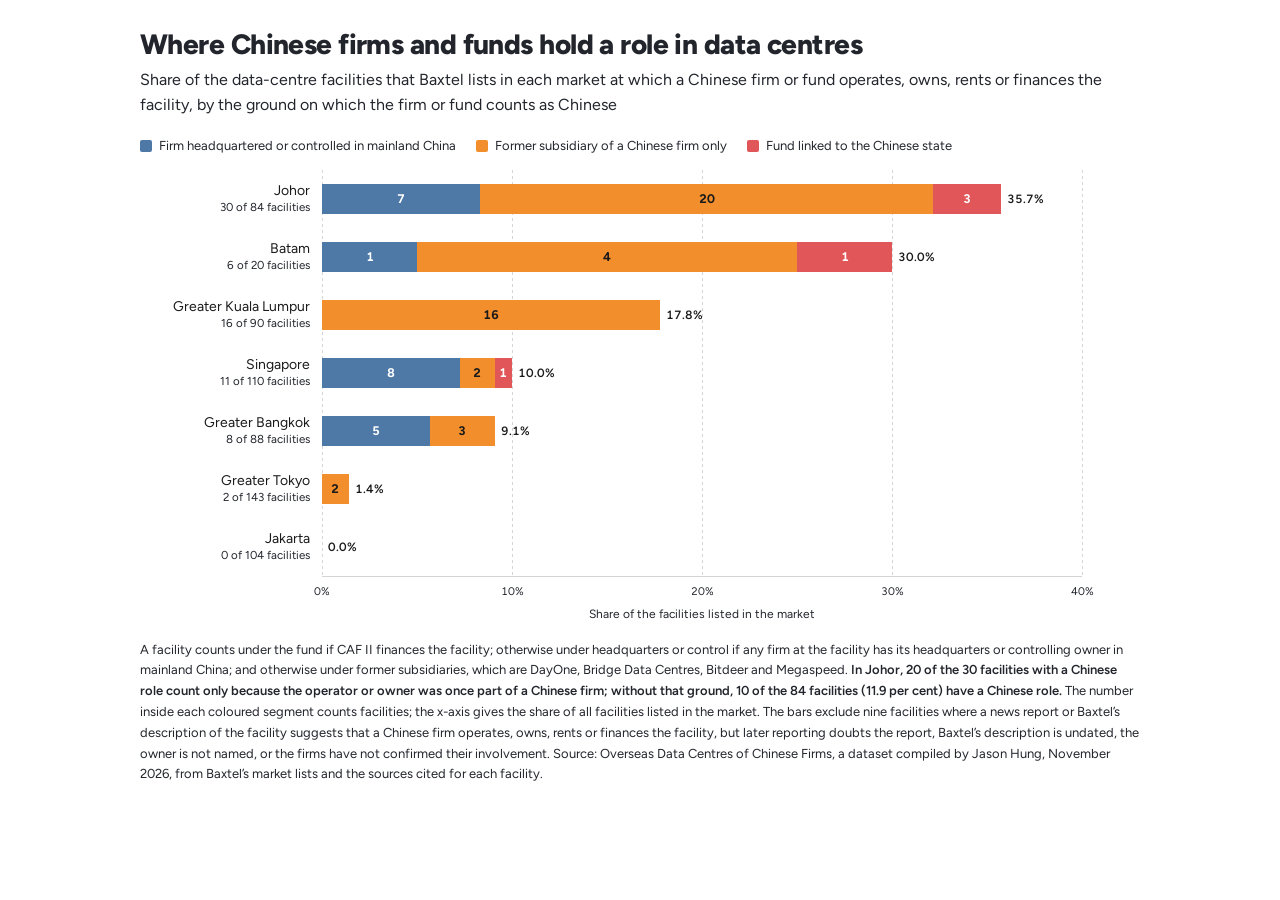
<file: site/figures/seven-markets.html>
<!doctype html><html lang="en"><head><meta charset="utf-8"><meta name="viewport" content="width=device-width,initial-scale=1"></head><body><title>Seven Markets Chart</title><meta name="claude:viewport-fit-sides" content="cover"><link rel="preconnect" href="https://fonts.googleapis.com"><link rel="preconnect" href="https://fonts.gstatic.com" crossorigin><link rel="stylesheet" href="https://fonts.googleapis.com/css2?family=Figtree:wght@400;500;600;700;800&display=swap"><style>
/* Layout: one column of figures; each figure is a title block, a legend, the plot, a note and a table. */
:root{
  --bg:#FFFFFF;--card:#F7F6F4;--text:#22252C;--muted:#5F6169;--light:#8D8F97;--accent:#A2540D;--composite:#B45F0F;
  --pale:#FFF4E4;--border:rgba(0,0,0,.1);--border-strong:rgba(0,0,0,.18);--grid:#D4D4D4;--tick:#5A5448;--ink:#1A1A1A;
  --band:rgba(0,0,0,.07);--d1:#4E79A7;--d2:#F28E2B;--d3:#E15759;--sea:#E6EDF2;--land:#FBFAF8;--coast:#B5B0A6;
  --lab-country:#22252C;--lab-city:#22252C;--halo:#FFFFFF;--ring:#FFFFFF;--shadow:0 4px 24px rgba(0,0,0,.15);--chip-bg:#A2540D;--chip-fg:#FFFFFF;
  --font:"Figtree",system-ui,-apple-system,"Segoe UI",Helvetica,Arial,sans-serif;
}
@media (prefers-color-scheme:dark){:root:not([data-theme="light"]){
  --bg:#16181D;--card:#22252C;--text:#ECEDEF;--muted:#B4B6BD;--light:#8D9099;--accent:#D9C2A0;--chip-bg:#ECEDEF;--chip-fg:#16181D;--composite:#F5AE5F;
  --pale:#2B2219;--border:rgba(255,255,255,.12);--border-strong:rgba(255,255,255,.22);--grid:#3B3F48;--tick:#B9B3A8;
  --ink:#ECEDEF;--band:rgba(255,255,255,.07);--sea:#1B222D;--land:#2A2D34;--coast:#4B4F59;--lab-country:#ECEDEF;
  --lab-city:#ECEDEF;--halo:#16181D;--ring:#16181D;--shadow:0 4px 24px rgba(0,0,0,.55);color-scheme:dark}}
:root[data-theme="dark"]{
  --bg:#16181D;--card:#22252C;--text:#ECEDEF;--muted:#B4B6BD;--light:#8D9099;--accent:#D9C2A0;--chip-bg:#ECEDEF;--chip-fg:#16181D;--composite:#F5AE5F;
  --pale:#2B2219;--border:rgba(255,255,255,.12);--border-strong:rgba(255,255,255,.22);--grid:#3B3F48;--tick:#B9B3A8;
  --ink:#ECEDEF;--band:rgba(255,255,255,.07);--sea:#1B222D;--land:#2A2D34;--coast:#4B4F59;--lab-country:#ECEDEF;
  --lab-city:#ECEDEF;--halo:#16181D;--ring:#16181D;--shadow:0 4px 24px rgba(0,0,0,.55);color-scheme:dark}
html,body{background:var(--bg)}
body{margin:0;color:var(--text);font-family:var(--font);font-size:15px;line-height:1.55;-webkit-font-smoothing:antialiased}
.fx-page{max-width:1000px;margin:0 auto;padding-block:28px 48px;padding-left:max(16px,env(safe-area-inset-left,0px));
  padding-right:max(16px,env(safe-area-inset-right,0px))}
.fx-fig+.fx-fig{margin-top:56px;padding-top:40px;border-top:1px solid var(--border)}
.fx-eyebrow{font-size:12px;font-weight:700;letter-spacing:.14em;text-transform:uppercase;color:var(--accent);margin:0 0 8px}
.fx-title{font-size:clamp(22px,3vw,28px);font-weight:800;letter-spacing:-.02em;line-height:1.15;margin:0 0 8px;text-wrap:balance}
.fx-sub{font-size:16px;color:var(--text);margin:0 0 18px}
.fx-legend{display:flex;flex-wrap:wrap;gap:8px 20px;font-size:13px;color:var(--text);margin:0 0 14px}
.fx-legend span{display:inline-flex;align-items:center;gap:7px}
.fx-sw{width:12px;height:12px;border-radius:2px;display:inline-block;flex:none}
.fx-sw.dot{border-radius:50%}
.fx-sw.dashed{border-radius:50%;border:1.5px dashed var(--text);background:transparent;width:11px;height:11px}
.fx-note{font-size:13px;line-height:1.6;color:var(--text);margin:16px 0 0}
.fx-note b{color:var(--text);font-weight:600}
details.fx-table{margin-top:14px;font-size:14px}
details.fx-table summary{cursor:pointer;font-weight:700;color:var(--text);padding:6px 0}
details.fx-table summary:hover{color:var(--accent)}
.fx-scroll{overflow-x:auto}
.fx-scroll table{width:100%;border-collapse:collapse;font-size:13px;min-width:560px}
.fx-scroll th{font-size:11px;font-weight:700;text-transform:uppercase;letter-spacing:.08em;color:var(--accent);
  border-bottom:2px solid rgba(162,84,13,.22);padding:9px 10px;text-align:left;vertical-align:bottom}
.fx-scroll td{padding:9px 10px;border-bottom:1px solid var(--border);vertical-align:top}
.fx-scroll tr:hover td{background:var(--pale)}
.fx-scroll .n{text-align:right;font-variant-numeric:tabular-nums;white-space:nowrap}
/* card tooltip, after the country card of the CORDA site */
.fx-card{position:fixed;z-index:1000;background:var(--card);border:1px solid var(--border-strong);border-radius:6px;
  box-shadow:var(--shadow);padding:16px;width:280px;max-width:calc(100vw - 24px);font-family:var(--font);color:var(--text);
  pointer-events:none}
.fx-card.pinned{pointer-events:auto}
.fx-card[hidden]{display:none}
.fx-ch{display:flex;align-items:center;gap:6px;font-weight:700;font-size:16px;line-height:1.25}
.fx-pill{font-size:12px;font-weight:600;color:var(--chip-fg);background:var(--chip-bg);border-radius:10px;padding:1px 8px;margin-left:4px;white-space:nowrap}
.fx-cs{font-size:12px;color:var(--text);margin-top:2px}
.fx-cm{border-top:1px solid var(--border);padding-top:10px;margin-top:10px}
.fx-cr{display:flex;justify-content:space-between;gap:10px;font-size:12px;margin-bottom:3px}
.fx-cr b{font-size:13px;color:var(--text);font-weight:700;white-space:nowrap}
.fx-cr span:last-child{font-variant-numeric:tabular-nums;white-space:nowrap}
.fx-mini{height:6px;background:var(--border);border-radius:3px;overflow:hidden}
.fx-mini i{display:block;height:100%;border-radius:3px}
.fx-stack{display:flex}
.fx-stack i{border-radius:0;flex:none}
.fx-cl{display:flex;flex-direction:column;gap:7px;margin-top:10px}
.fx-cf{font-size:12px;color:var(--text);margin-top:10px;line-height:1.45}
.fx-site{display:grid;grid-template-columns:10px 1fr;gap:2px 8px;font-size:12px;line-height:1.4}
.fx-site i{width:9px;height:9px;border-radius:50%;margin-top:4px}
.fx-site b{font-weight:600}
.fx-site span{grid-column:2;color:var(--text)}
.fx-sites{max-height:260px;overflow:auto}
.fx-close{position:absolute;top:8px;right:10px;background:none;border:0;font-size:18px;color:var(--text);cursor:pointer;display:none}
.fx-card.pinned .fx-close{display:block}

.mk-plot{display:grid;grid-template-columns:minmax(92px,170px) minmax(0,1fr);column-gap:12px;position:relative}
.mk-row{display:contents}
.mk-name{grid-column:1;display:flex;flex-direction:column;justify-content:center;align-items:flex-end;text-align:right;
  font-size:14px;color:var(--ink);line-height:1.2;padding:6px 0;min-height:46px}
.mk-name small{font-size:11.5px;color:var(--text);margin-top:2px}
.mk-cell{grid-column:2;position:relative;display:flex;align-items:center;padding-right:58px;cursor:pointer;outline:none}
.mk-row:hover .mk-cell,.mk-row:hover .mk-name,.mk-cell:focus-visible,.mk-active .mk-cell,.mk-active .mk-name{background:var(--band)}
.mk-cell:focus-visible{box-shadow:inset 0 0 0 2px var(--accent)}
.mk-track{position:relative;flex:1;height:30px}
.mk-seg{position:absolute;top:0;bottom:0;display:flex;align-items:center;justify-content:center;overflow:hidden}
.mk-seg b{font-size:12.5px;font-weight:700;font-variant-numeric:tabular-nums;line-height:1}
.mk-seg b.off{visibility:hidden}
.mk-val{position:absolute;top:50%;transform:translateY(-50%);font-size:12px;font-weight:600;color:var(--ink);white-space:nowrap;
  padding-left:6px;font-variant-numeric:tabular-nums}
.mk-grid{grid-column:2;grid-row:1 / span 7;position:relative;margin-right:58px;pointer-events:none;z-index:0}
.mk-grid i{position:absolute;top:0;bottom:0;width:1px;background-image:linear-gradient(var(--grid) 50%,transparent 50%);
  background-size:1px 6px}
.mk-cell>*{z-index:1}
.mk-axis{grid-column:2;position:relative;height:26px;margin-right:58px;border-top:1px solid var(--grid)}
.mk-axis span{position:absolute;top:6px;transform:translateX(-50%);font-size:11px;color:var(--text);font-variant-numeric:tabular-nums}
.mk-axis-title{grid-column:2;font-size:12px;color:var(--text);text-align:center;margin-right:58px;margin-top:2px}
@media (max-width:520px){.mk-plot{grid-template-columns:86px minmax(0,1fr);column-gap:8px}.mk-name{font-size:13px}}

.mp-views{display:flex;flex-wrap:wrap;gap:8px;margin:0 0 14px}
.mp-btn{font-family:var(--font);font-size:14px;font-weight:600;border:1px solid var(--border);background:var(--bg);border-radius:999px;
  padding:7px 16px;cursor:pointer;color:var(--text);transition:all .15s ease;white-space:nowrap}
.mp-btn:hover{border-color:var(--accent);color:var(--accent)}
.mp-btn[aria-pressed="true"]{background:var(--chip-bg);border-color:var(--chip-bg);color:var(--chip-fg)}
.mp-btn:focus-visible{outline:2px solid var(--accent);outline-offset:2px}
#mp-map{height:clamp(380px,60vw,560px);border-radius:4px;background:var(--sea);border:1px solid var(--border)}
#mp-map .leaflet-control-zoom a{color:var(--text);background:var(--bg);border-color:var(--border)}
.mp-lab{width:0;height:0;overflow:visible;pointer-events:none}
.mp-lab span{position:absolute;white-space:nowrap;font-family:var(--font);line-height:1;
  text-shadow:0 0 3px var(--halo),0 0 3px var(--halo),0 0 2px var(--halo)}
.mp-country span{font-size:11px;font-weight:700;letter-spacing:.14em;text-transform:uppercase;color:var(--lab-country)}
.mp-region span{font-size:12px;font-weight:600;font-style:italic;letter-spacing:.06em;color:var(--lab-country)}
.mp-city span{font-size:12.5px;font-weight:600;color:var(--lab-city)}
.mp-place span{font-size:11.5px;font-weight:500;font-style:italic;color:var(--text)}
.mp-c span{transform:translate(-50%,-50%)}
.mp-r span{transform:translate(var(--off,10px),-50%)}
.mp-l span{transform:translate(calc(-100% - var(--off,10px)),-50%)}
.mp-b span{transform:translate(-50%,var(--off,10px))}
.mp-t span{transform:translate(-50%,calc(-100% - var(--off,10px)))}
.mp-hint{font-size:12px;color:var(--text);margin:8px 0 0}
.mp-print .mp-views,.mp-print .leaflet-control-container,.mp-print .mp-hint{display:none}
/* required styles */

.leaflet-pane,
.leaflet-tile,
.leaflet-marker-icon,
.leaflet-marker-shadow,
.leaflet-tile-container,
.leaflet-pane > svg,
.leaflet-pane > canvas,
.leaflet-zoom-box,
.leaflet-image-layer,
.leaflet-layer {
	position: absolute;
	left: 0;
	top: 0;
	}
.leaflet-container {
	overflow: hidden;
	}
.leaflet-tile,
.leaflet-marker-icon,
.leaflet-marker-shadow {
	-webkit-user-select: none;
	   -moz-user-select: none;
	        user-select: none;
	  -webkit-user-drag: none;
	}
/* Prevents IE11 from highlighting tiles in blue */
.leaflet-tile::selection {
	background: transparent;
}
/* Safari renders non-retina tile on retina better with this, but Chrome is worse */
.leaflet-safari .leaflet-tile {
	image-rendering: -webkit-optimize-contrast;
	}
/* hack that prevents hw layers "stretching" when loading new tiles */
.leaflet-safari .leaflet-tile-container {
	width: 1600px;
	height: 1600px;
	-webkit-transform-origin: 0 0;
	}
.leaflet-marker-icon,
.leaflet-marker-shadow {
	display: block;
	}
/* .leaflet-container svg: reset svg max-width decleration shipped in Joomla! (joomla.org) 3.x */
/* .leaflet-container img: map is broken in FF if you have max-width: 100% on tiles */
.leaflet-container .leaflet-overlay-pane svg {
	max-width: none !important;
	max-height: none !important;
	}
.leaflet-container .leaflet-marker-pane img,
.leaflet-container .leaflet-shadow-pane img,
.leaflet-container .leaflet-tile-pane img,
.leaflet-container img.leaflet-image-layer,
.leaflet-container .leaflet-tile {
	max-width: none !important;
	max-height: none !important;
	width: auto;
	padding: 0;
	}

.leaflet-container img.leaflet-tile {
	/* See: https://bugs.chromium.org/p/chromium/issues/detail?id=600120 */
	mix-blend-mode: plus-lighter;
}

.leaflet-container.leaflet-touch-zoom {
	-ms-touch-action: pan-x pan-y;
	touch-action: pan-x pan-y;
	}
.leaflet-container.leaflet-touch-drag {
	-ms-touch-action: pinch-zoom;
	/* Fallback for FF which doesn't support pinch-zoom */
	touch-action: none;
	touch-action: pinch-zoom;
}
.leaflet-container.leaflet-touch-drag.leaflet-touch-zoom {
	-ms-touch-action: none;
	touch-action: none;
}
.leaflet-container {
	-webkit-tap-highlight-color: transparent;
}
.leaflet-container a {
	-webkit-tap-highlight-color: rgba(51, 181, 229, 0.4);
}
.leaflet-tile {
	filter: inherit;
	visibility: hidden;
	}
.leaflet-tile-loaded {
	visibility: inherit;
	}
.leaflet-zoom-box {
	width: 0;
	height: 0;
	-moz-box-sizing: border-box;
	     box-sizing: border-box;
	z-index: 800;
	}
/* workaround for https://bugzilla.mozilla.org/show_bug.cgi?id=888319 */
.leaflet-overlay-pane svg {
	-moz-user-select: none;
	}

.leaflet-pane         { z-index: 400; }

.leaflet-tile-pane    { z-index: 200; }
.leaflet-overlay-pane { z-index: 400; }
.leaflet-shadow-pane  { z-index: 500; }
.leaflet-marker-pane  { z-index: 600; }
.leaflet-tooltip-pane   { z-index: 650; }
.leaflet-popup-pane   { z-index: 700; }

.leaflet-map-pane canvas { z-index: 100; }
.leaflet-map-pane svg    { z-index: 200; }

.leaflet-vml-shape {
	width: 1px;
	height: 1px;
	}
.lvml {
	behavior: url(#default#VML);
	display: inline-block;
	position: absolute;
	}


/* control positioning */

.leaflet-control {
	position: relative;
	z-index: 800;
	pointer-events: visiblePainted; /* IE 9-10 doesn't have auto */
	pointer-events: auto;
	}
.leaflet-top,
.leaflet-bottom {
	position: absolute;
	z-index: 1000;
	pointer-events: none;
	}
.leaflet-top {
	top: 0;
	}
.leaflet-right {
	right: 0;
	}
.leaflet-bottom {
	bottom: 0;
	}
.leaflet-left {
	left: 0;
	}
.leaflet-control {
	float: left;
	clear: both;
	}
.leaflet-right .leaflet-control {
	float: right;
	}
.leaflet-top .leaflet-control {
	margin-top: 10px;
	}
.leaflet-bottom .leaflet-control {
	margin-bottom: 10px;
	}
.leaflet-left .leaflet-control {
	margin-left: 10px;
	}
.leaflet-right .leaflet-control {
	margin-right: 10px;
	}


/* zoom and fade animations */

.leaflet-fade-anim .leaflet-popup {
	opacity: 0;
	-webkit-transition: opacity 0.2s linear;
	   -moz-transition: opacity 0.2s linear;
	        transition: opacity 0.2s linear;
	}
.leaflet-fade-anim .leaflet-map-pane .leaflet-popup {
	opacity: 1;
	}
.leaflet-zoom-animated {
	-webkit-transform-origin: 0 0;
	    -ms-transform-origin: 0 0;
	        transform-origin: 0 0;
	}
svg.leaflet-zoom-animated {
	will-change: transform;
}

.leaflet-zoom-anim .leaflet-zoom-animated {
	-webkit-transition: -webkit-transform 0.25s cubic-bezier(0,0,0.25,1);
	   -moz-transition:    -moz-transform 0.25s cubic-bezier(0,0,0.25,1);
	        transition:         transform 0.25s cubic-bezier(0,0,0.25,1);
	}
.leaflet-zoom-anim .leaflet-tile,
.leaflet-pan-anim .leaflet-tile {
	-webkit-transition: none;
	   -moz-transition: none;
	        transition: none;
	}

.leaflet-zoom-anim .leaflet-zoom-hide {
	visibility: hidden;
	}


/* cursors */

.leaflet-interactive {
	cursor: pointer;
	}
.leaflet-grab {
	cursor: -webkit-grab;
	cursor:    -moz-grab;
	cursor:         grab;
	}
.leaflet-crosshair,
.leaflet-crosshair .leaflet-interactive {
	cursor: crosshair;
	}
.leaflet-popup-pane,
.leaflet-control {
	cursor: auto;
	}
.leaflet-dragging .leaflet-grab,
.leaflet-dragging .leaflet-grab .leaflet-interactive,
.leaflet-dragging .leaflet-marker-draggable {
	cursor: move;
	cursor: -webkit-grabbing;
	cursor:    -moz-grabbing;
	cursor:         grabbing;
	}

/* marker & overlays interactivity */
.leaflet-marker-icon,
.leaflet-marker-shadow,
.leaflet-image-layer,
.leaflet-pane > svg path,
.leaflet-tile-container {
	pointer-events: none;
	}

.leaflet-marker-icon.leaflet-interactive,
.leaflet-image-layer.leaflet-interactive,
.leaflet-pane > svg path.leaflet-interactive,
svg.leaflet-image-layer.leaflet-interactive path {
	pointer-events: visiblePainted; /* IE 9-10 doesn't have auto */
	pointer-events: auto;
	}

/* visual tweaks */

.leaflet-container {
	background: #ddd;
	outline-offset: 1px;
	}
.leaflet-container a {
	color: #0078A8;
	}
.leaflet-zoom-box {
	border: 2px dotted #38f;
	background: rgba(255,255,255,0.5);
	}


/* general typography */
.leaflet-container {
	font-family: "Helvetica Neue", Arial, Helvetica, sans-serif;
	font-size: 12px;
	font-size: 0.75rem;
	line-height: 1.5;
	}


/* general toolbar styles */

.leaflet-bar {
	box-shadow: 0 1px 5px rgba(0,0,0,0.65);
	border-radius: 4px;
	}
.leaflet-bar a {
	background-color: #fff;
	border-bottom: 1px solid #ccc;
	width: 26px;
	height: 26px;
	line-height: 26px;
	display: block;
	text-align: center;
	text-decoration: none;
	color: black;
	}
.leaflet-bar a,
.leaflet-control-layers-toggle {
	background-position: 50% 50%;
	background-repeat: no-repeat;
	display: block;
	}
.leaflet-bar a:hover,
.leaflet-bar a:focus {
	background-color: #f4f4f4;
	}
.leaflet-bar a:first-child {
	border-top-left-radius: 4px;
	border-top-right-radius: 4px;
	}
.leaflet-bar a:last-child {
	border-bottom-left-radius: 4px;
	border-bottom-right-radius: 4px;
	border-bottom: none;
	}
.leaflet-bar a.leaflet-disabled {
	cursor: default;
	background-color: #f4f4f4;
	color: #bbb;
	}

.leaflet-touch .leaflet-bar a {
	width: 30px;
	height: 30px;
	line-height: 30px;
	}
.leaflet-touch .leaflet-bar a:first-child {
	border-top-left-radius: 2px;
	border-top-right-radius: 2px;
	}
.leaflet-touch .leaflet-bar a:last-child {
	border-bottom-left-radius: 2px;
	border-bottom-right-radius: 2px;
	}

/* zoom control */

.leaflet-control-zoom-in,
.leaflet-control-zoom-out {
	font: bold 18px 'Lucida Console', Monaco, monospace;
	text-indent: 1px;
	}

.leaflet-touch .leaflet-control-zoom-in, .leaflet-touch .leaflet-control-zoom-out  {
	font-size: 22px;
	}


/* layers control */

.leaflet-control-layers {
	box-shadow: 0 1px 5px rgba(0,0,0,0.4);
	background: #fff;
	border-radius: 5px;
	}
.leaflet-control-layers-toggle {
	background-image: url(images/layers.png);
	width: 36px;
	height: 36px;
	}
.leaflet-retina .leaflet-control-layers-toggle {
	background-image: url(images/layers-2x.png);
	background-size: 26px 26px;
	}
.leaflet-touch .leaflet-control-layers-toggle {
	width: 44px;
	height: 44px;
	}
.leaflet-control-layers .leaflet-control-layers-list,
.leaflet-control-layers-expanded .leaflet-control-layers-toggle {
	display: none;
	}
.leaflet-control-layers-expanded .leaflet-control-layers-list {
	display: block;
	position: relative;
	}
.leaflet-control-layers-expanded {
	padding: 6px 10px 6px 6px;
	color: #333;
	background: #fff;
	}
.leaflet-control-layers-scrollbar {
	overflow-y: scroll;
	overflow-x: hidden;
	padding-right: 5px;
	}
.leaflet-control-layers-selector {
	margin-top: 2px;
	position: relative;
	top: 1px;
	}
.leaflet-control-layers label {
	display: block;
	font-size: 13px;
	font-size: 1.08333em;
	}
.leaflet-control-layers-separator {
	height: 0;
	border-top: 1px solid #ddd;
	margin: 5px -10px 5px -6px;
	}

/* Default icon URLs */
.leaflet-default-icon-path { /* used only in path-guessing heuristic, see L.Icon.Default */
	background-image: url(images/marker-icon.png);
	}


/* attribution and scale controls */

.leaflet-container .leaflet-control-attribution {
	background: #fff;
	background: rgba(255, 255, 255, 0.8);
	margin: 0;
	}
.leaflet-control-attribution,
.leaflet-control-scale-line {
	padding: 0 5px;
	color: #333;
	line-height: 1.4;
	}
.leaflet-control-attribution a {
	text-decoration: none;
	}
.leaflet-control-attribution a:hover,
.leaflet-control-attribution a:focus {
	text-decoration: underline;
	}
.leaflet-attribution-flag {
	display: inline !important;
	vertical-align: baseline !important;
	width: 1em;
	height: 0.6669em;
	}
.leaflet-left .leaflet-control-scale {
	margin-left: 5px;
	}
.leaflet-bottom .leaflet-control-scale {
	margin-bottom: 5px;
	}
.leaflet-control-scale-line {
	border: 2px solid #777;
	border-top: none;
	line-height: 1.1;
	padding: 2px 5px 1px;
	white-space: nowrap;
	-moz-box-sizing: border-box;
	     box-sizing: border-box;
	background: rgba(255, 255, 255, 0.8);
	text-shadow: 1px 1px #fff;
	}
.leaflet-control-scale-line:not(:first-child) {
	border-top: 2px solid #777;
	border-bottom: none;
	margin-top: -2px;
	}
.leaflet-control-scale-line:not(:first-child):not(:last-child) {
	border-bottom: 2px solid #777;
	}

.leaflet-touch .leaflet-control-attribution,
.leaflet-touch .leaflet-control-layers,
.leaflet-touch .leaflet-bar {
	box-shadow: none;
	}
.leaflet-touch .leaflet-control-layers,
.leaflet-touch .leaflet-bar {
	border: 2px solid rgba(0,0,0,0.2);
	background-clip: padding-box;
	}


/* popup */

.leaflet-popup {
	position: absolute;
	text-align: center;
	margin-bottom: 20px;
	}
.leaflet-popup-content-wrapper {
	padding: 1px;
	text-align: left;
	border-radius: 12px;
	}
.leaflet-popup-content {
	margin: 13px 24px 13px 20px;
	line-height: 1.3;
	font-size: 13px;
	font-size: 1.08333em;
	min-height: 1px;
	}
.leaflet-popup-content p {
	margin: 17px 0;
	margin: 1.3em 0;
	}
.leaflet-popup-tip-container {
	width: 40px;
	height: 20px;
	position: absolute;
	left: 50%;
	margin-top: -1px;
	margin-left: -20px;
	overflow: hidden;
	pointer-events: none;
	}
.leaflet-popup-tip {
	width: 17px;
	height: 17px;
	padding: 1px;

	margin: -10px auto 0;
	pointer-events: auto;

	-webkit-transform: rotate(45deg);
	   -moz-transform: rotate(45deg);
	    -ms-transform: rotate(45deg);
	        transform: rotate(45deg);
	}
.leaflet-popup-content-wrapper,
.leaflet-popup-tip {
	background: white;
	color: #333;
	box-shadow: 0 3px 14px rgba(0,0,0,0.4);
	}
.leaflet-container a.leaflet-popup-close-button {
	position: absolute;
	top: 0;
	right: 0;
	border: none;
	text-align: center;
	width: 24px;
	height: 24px;
	font: 16px/24px Tahoma, Verdana, sans-serif;
	color: #757575;
	text-decoration: none;
	background: transparent;
	}
.leaflet-container a.leaflet-popup-close-button:hover,
.leaflet-container a.leaflet-popup-close-button:focus {
	color: #585858;
	}
.leaflet-popup-scrolled {
	overflow: auto;
	}

.leaflet-oldie .leaflet-popup-content-wrapper {
	-ms-zoom: 1;
	}
.leaflet-oldie .leaflet-popup-tip {
	width: 24px;
	margin: 0 auto;

	-ms-filter: "progid:DXImageTransform.Microsoft.Matrix(M11=0.70710678, M12=0.70710678, M21=-0.70710678, M22=0.70710678)";
	filter: progid:DXImageTransform.Microsoft.Matrix(M11=0.70710678, M12=0.70710678, M21=-0.70710678, M22=0.70710678);
	}

.leaflet-oldie .leaflet-control-zoom,
.leaflet-oldie .leaflet-control-layers,
.leaflet-oldie .leaflet-popup-content-wrapper,
.leaflet-oldie .leaflet-popup-tip {
	border: 1px solid #999;
	}


/* div icon */

.leaflet-div-icon {
	background: #fff;
	border: 1px solid #666;
	}


/* Tooltip */
/* Base styles for the element that has a tooltip */
.leaflet-tooltip {
	position: absolute;
	padding: 6px;
	background-color: #fff;
	border: 1px solid #fff;
	border-radius: 3px;
	color: #222;
	white-space: nowrap;
	-webkit-user-select: none;
	-moz-user-select: none;
	-ms-user-select: none;
	user-select: none;
	pointer-events: none;
	box-shadow: 0 1px 3px rgba(0,0,0,0.4);
	}
.leaflet-tooltip.leaflet-interactive {
	cursor: pointer;
	pointer-events: auto;
	}
.leaflet-tooltip-top:before,
.leaflet-tooltip-bottom:before,
.leaflet-tooltip-left:before,
.leaflet-tooltip-right:before {
	position: absolute;
	pointer-events: none;
	border: 6px solid transparent;
	background: transparent;
	content: "";
	}

/* Directions */

.leaflet-tooltip-bottom {
	margin-top: 6px;
}
.leaflet-tooltip-top {
	margin-top: -6px;
}
.leaflet-tooltip-bottom:before,
.leaflet-tooltip-top:before {
	left: 50%;
	margin-left: -6px;
	}
.leaflet-tooltip-top:before {
	bottom: 0;
	margin-bottom: -12px;
	border-top-color: #fff;
	}
.leaflet-tooltip-bottom:before {
	top: 0;
	margin-top: -12px;
	margin-left: -6px;
	border-bottom-color: #fff;
	}
.leaflet-tooltip-left {
	margin-left: -6px;
}
.leaflet-tooltip-right {
	margin-left: 6px;
}
.leaflet-tooltip-left:before,
.leaflet-tooltip-right:before {
	top: 50%;
	margin-top: -6px;
	}
.leaflet-tooltip-left:before {
	right: 0;
	margin-right: -12px;
	border-left-color: #fff;
	}
.leaflet-tooltip-right:before {
	left: 0;
	margin-left: -12px;
	border-right-color: #fff;
	}

/* Printing */

@media print {
	/* Prevent printers from removing background-images of controls. */
	.leaflet-control {
		-webkit-print-color-adjust: exact;
		print-color-adjust: exact;
		}
	}
.fx-intro{margin-bottom:36px}</style><main class="fx-page"><section class="fx-fig" id="mk">
<h2 class="fx-title">Where Chinese firms and funds hold a role in data centres</h2>
<p class="fx-sub">Share of the data-centre facilities that Baxtel lists in each market at which a Chinese firm or fund operates, owns, rents
or finances the facility, by the ground on which the firm or fund counts as Chinese</p>
<div class="fx-legend"><span><i class="fx-sw" style="background:var(--d1)"></i>Firm headquartered or controlled in mainland China</span><span><i class="fx-sw" style="background:var(--d2)"></i>Former subsidiary of a Chinese firm only</span><span><i class="fx-sw" style="background:var(--d3)"></i>Fund linked to the Chinese state</span></div>
<div class="mk-plot" id="mk-plot">
<div class="mk-grid"><i style="left:0.0%"></i><i style="left:25.0%"></i><i style="left:50.0%"></i><i style="left:75.0%"></i><i style="left:100.0%"></i></div>
<div class="mk-row" data-i="0"><div class="mk-name" style="grid-row:1">Johor<small>30 of 84 facilities</small></div><div class="mk-cell" style="grid-row:1" tabindex="0" role="img" aria-label="Johor: 30 of 84 facilities, 35.7 per cent"><div class="mk-track"><span class="mk-seg" style="left:0.000%;width:20.833%;background:var(--d1)"><b style="color:#FFFFFF">7</b></span><span class="mk-seg" style="left:20.833%;width:59.524%;background:var(--d2)"><b style="color:#1A1A1A">20</b></span><span class="mk-seg" style="left:80.357%;width:8.929%;background:var(--d3)"><b style="color:#FFFFFF">3</b></span><span class="mk-val" style="left:89.286%">35.7%</span></div></div></div><div class="mk-row" data-i="1"><div class="mk-name" style="grid-row:2">Batam<small>6 of 20 facilities</small></div><div class="mk-cell" style="grid-row:2" tabindex="0" role="img" aria-label="Batam: 6 of 20 facilities, 30.0 per cent"><div class="mk-track"><span class="mk-seg" style="left:0.000%;width:12.500%;background:var(--d1)"><b style="color:#FFFFFF">1</b></span><span class="mk-seg" style="left:12.500%;width:50.000%;background:var(--d2)"><b style="color:#1A1A1A">4</b></span><span class="mk-seg" style="left:62.500%;width:12.500%;background:var(--d3)"><b style="color:#FFFFFF">1</b></span><span class="mk-val" style="left:75.000%">30.0%</span></div></div></div><div class="mk-row" data-i="2"><div class="mk-name" style="grid-row:3">Greater Kuala Lumpur<small>16 of 90 facilities</small></div><div class="mk-cell" style="grid-row:3" tabindex="0" role="img" aria-label="Greater Kuala Lumpur: 16 of 90 facilities, 17.8 per cent"><div class="mk-track"><span class="mk-seg" style="left:0.000%;width:44.444%;background:var(--d2)"><b style="color:#1A1A1A">16</b></span><span class="mk-val" style="left:44.444%">17.8%</span></div></div></div><div class="mk-row" data-i="3"><div class="mk-name" style="grid-row:4">Singapore<small>11 of 110 facilities</small></div><div class="mk-cell" style="grid-row:4" tabindex="0" role="img" aria-label="Singapore: 11 of 110 facilities, 10.0 per cent"><div class="mk-track"><span class="mk-seg" style="left:0.000%;width:18.182%;background:var(--d1)"><b style="color:#FFFFFF">8</b></span><span class="mk-seg" style="left:18.182%;width:4.545%;background:var(--d2)"><b style="color:#1A1A1A">2</b></span><span class="mk-seg" style="left:22.727%;width:2.273%;background:var(--d3)"><b style="color:#FFFFFF">1</b></span><span class="mk-val" style="left:25.000%">10.0%</span></div></div></div><div class="mk-row" data-i="4"><div class="mk-name" style="grid-row:5">Greater Bangkok<small>8 of 88 facilities</small></div><div class="mk-cell" style="grid-row:5" tabindex="0" role="img" aria-label="Greater Bangkok: 8 of 88 facilities, 9.1 per cent"><div class="mk-track"><span class="mk-seg" style="left:0.000%;width:14.205%;background:var(--d1)"><b style="color:#FFFFFF">5</b></span><span class="mk-seg" style="left:14.205%;width:8.523%;background:var(--d2)"><b style="color:#1A1A1A">3</b></span><span class="mk-val" style="left:22.727%">9.1%</span></div></div></div><div class="mk-row" data-i="5"><div class="mk-name" style="grid-row:6">Greater Tokyo<small>2 of 143 facilities</small></div><div class="mk-cell" style="grid-row:6" tabindex="0" role="img" aria-label="Greater Tokyo: 2 of 143 facilities, 1.4 per cent"><div class="mk-track"><span class="mk-seg" style="left:0.000%;width:3.497%;background:var(--d2)"><b style="color:#1A1A1A">2</b></span><span class="mk-val" style="left:3.497%">1.4%</span></div></div></div><div class="mk-row" data-i="6"><div class="mk-name" style="grid-row:7">Jakarta<small>0 of 104 facilities</small></div><div class="mk-cell" style="grid-row:7" tabindex="0" role="img" aria-label="Jakarta: 0 of 104 facilities, 0.0 per cent"><div class="mk-track"><span class="mk-val" style="left:0.000%">0.0%</span></div></div></div>
<div class="mk-axis" style="grid-row:8"><span style="left:0.0%">0%</span><span style="left:25.0%">10%</span><span style="left:50.0%">20%</span><span style="left:75.0%">30%</span><span style="left:100.0%">40%</span></div>
<div class="mk-axis-title" style="grid-row:9">Share of the facilities listed in the market</div>
</div>
<p class="fx-note">A facility counts under the fund if CAF II finances the facility; otherwise under
headquarters or control if any firm at the facility has its headquarters or controlling owner in mainland China; and otherwise under former
subsidiaries, which are DayOne, Bridge Data Centres, Bitdeer and Megaspeed. <b>In Johor, 20 of the 30 facilities with a Chinese role count only
because the operator or owner was once part of a Chinese firm; without that ground, 10 of the 84 facilities (11.9 per cent) have a Chinese
role.</b> The number inside each coloured segment counts facilities; the x-axis gives the share of all facilities listed in the market. The bars exclude nine facilities where a news report or Baxtel’s description of the facility suggests that a Chinese firm operates, owns, rents or finances the facility, but later reporting doubts the report, Baxtel’s description is undated, the owner is not named, or the firms have not confirmed their involvement. Source: Overseas Data Centres
of Chinese Firms, a dataset compiled by Jason Hung, November 2026, from Baxtel&rsquo;s market lists and the sources cited for each facility.</p>
</section></main><div class="fx-card" id="fx-card" hidden role="status" aria-live="polite"></div><script>
window.fxCard=(function(){
  var card=document.getElementById('fx-card'), pinnedEl=null, activeCls=null;
  function place(x,y){
    var w=card.offsetWidth,h=card.offsetHeight,vw=window.innerWidth,vh=window.innerHeight;
    var left=x+16, top=y+16;
    if(left+w>vw-8) left=Math.max(8,x-w-16);
    if(top+h>vh-8) top=Math.max(8,vh-h-8);
    card.style.left=left+'px'; card.style.top=top+'px';
  }
  function show(html,x,y,pin){ card.innerHTML=html; card.hidden=false; card.classList.toggle('pinned',!!pin); place(x,y);
    var c=card.querySelector('.fx-close'); if(c) c.onclick=function(){hide(true);}; }
  function mark(el){ document.querySelectorAll('.'+'mk-active').forEach(function(e){e.classList.remove('mk-active');}); if(el&&activeCls) el.classList.add(activeCls); }
  function hide(force){ if(pinnedEl&&!force) return; pinnedEl=null; card.hidden=true; card.classList.remove('pinned'); mark(null); }
  document.addEventListener('pointerdown',function(e){ if(pinnedEl&&!card.contains(e.target)&&!pinnedEl.contains(e.target)) hide(true); });
  document.addEventListener('keydown',function(e){ if(e.key==='Escape') hide(true); });
  window.addEventListener('scroll',function(){ if(!pinnedEl) hide(); },{passive:true});
  return {
    show:show, hide:hide, place:place,
    bind:function(root,sel,make,cls){
      activeCls=cls;
      root.querySelectorAll(sel).forEach(function(el){
        el.addEventListener('pointermove',function(e){ if(e.pointerType==='mouse'&&!pinnedEl){ show(make(el),e.clientX,e.clientY); mark(el);} });
        el.addEventListener('pointerleave',function(e){ if(e.pointerType==='mouse') hide(); });
        el.addEventListener('click',function(e){ pinnedEl=el; show(make(el),e.clientX,e.clientY,true); mark(el); });
        var f=el.querySelector('[tabindex]');
        if(f){ f.addEventListener('focus',function(){ var b=f.getBoundingClientRect(); show(make(el),b.left+b.width*0.4,b.top+b.height/2); mark(el); });
               f.addEventListener('blur',function(){ hide(); }); }
      });
    }
  };
})();

(function(){
  var MK=[{"market": "Johor", "country": "Malaysia", "flag": "🇲🇾", "rank": 1, "facilities": 84, "hq_control": 7, "former_subsidiary": 20, "state_fund": 3, "chinese_role": 30, "share": 35.7, "unconfirmed": 4, "operator": 26, "owner": 1, "tenant": 0, "financier": 3}, {"market": "Batam", "country": "Indonesia", "flag": "🇮🇩", "rank": 2, "facilities": 20, "hq_control": 1, "former_subsidiary": 4, "state_fund": 1, "chinese_role": 6, "share": 30.0, "unconfirmed": 0, "operator": 4, "owner": 1, "tenant": 0, "financier": 1}, {"market": "Greater Kuala Lumpur", "country": "Malaysia", "flag": "🇲🇾", "rank": 3, "facilities": 90, "hq_control": 0, "former_subsidiary": 16, "state_fund": 0, "chinese_role": 16, "share": 17.8, "unconfirmed": 1, "operator": 12, "owner": 1, "tenant": 3, "financier": 0}, {"market": "Singapore", "country": "Singapore", "flag": "🇸🇬", "rank": 4, "facilities": 110, "hq_control": 8, "former_subsidiary": 2, "state_fund": 1, "chinese_role": 11, "share": 10.0, "unconfirmed": 2, "operator": 5, "owner": 5, "tenant": 0, "financier": 1}, {"market": "Greater Bangkok", "country": "Thailand", "flag": "🇹🇭", "rank": 5, "facilities": 88, "hq_control": 5, "former_subsidiary": 3, "state_fund": 0, "chinese_role": 8, "share": 9.1, "unconfirmed": 0, "operator": 8, "owner": 0, "tenant": 0, "financier": 0}, {"market": "Greater Tokyo", "country": "Japan", "flag": "🇯🇵", "rank": 6, "facilities": 143, "hq_control": 0, "former_subsidiary": 2, "state_fund": 0, "chinese_role": 2, "share": 1.4, "unconfirmed": 0, "operator": 2, "owner": 0, "tenant": 0, "financier": 0}, {"market": "Jakarta", "country": "Indonesia", "flag": "🇮🇩", "rank": 7, "facilities": 104, "hq_control": 0, "former_subsidiary": 0, "state_fund": 0, "chinese_role": 0, "share": 0.0, "unconfirmed": 2, "operator": 0, "owner": 0, "tenant": 0, "financier": 0}], plot=document.getElementById('mk-plot'), card=document.getElementById('fx-card');
  var LAB=['Headquartered or controlled in mainland China','Former subsidiary of a Chinese firm only','Fund linked to the Chinese state'];
  var KEY=['hq_control','former_subsidiary','state_fund'];
  // every figure in the card uses the chart's base (all facilities listed) and the chart's scale (0 to 40 per cent)
  function pct(n,r){ return 100*n/r.facilities; }
  function w(n,r){ return Math.min(100,100*pct(n,r)/40); }
  function cardHTML(r){
    var stack=KEY.map(function(k,i){ return r[k]?'<i style="width:'+w(r[k],r)+'%;background:var(--d'+(i+1)+')"></i>':''; }).join('');
    var parts=KEY.map(function(k,i){
      return '<div><div class="fx-cr"><span>'+LAB[i]+'</span><span>'+r[k]+' of '+r.facilities+' ('+pct(r[k],r).toFixed(1)+'%)</span></div>'+
        '<div class="fx-mini"><i style="width:'+w(r[k],r)+'%;background:var(--d'+(i+1)+')"></i></div></div>';
    });
    var roles=[['operator','operator'],['owner','owner'],['tenant','tenant'],['financier','financier']].filter(function(p){return r[p[0]]>0;})
      .map(function(p){return p[1]+' '+r[p[0]];});
    return '<button class="fx-close" aria-label="Close">&times;</button>'+
      '<div class="fx-ch"><span>'+r.flag+'</span><span>'+r.market+'</span><span class="fx-pill">#'+r.rank+'</span></div>'+
      '<div class="fx-cs">'+r.country+' &middot; '+r.facilities+' facilities listed by Baxtel</div>'+
      '<div class="fx-cm"><div class="fx-cr"><span>Chinese role: '+r.chinese_role+' of '+r.facilities+' facilities</span><b>'+r.share.toFixed(1)+'%</b></div>'+
      '<div class="fx-cs">'+KEY.map(function(k){return r[k];}).join(' + ')+' = '+r.chinese_role+' facilities</div></div>'+
      '<div class="fx-cl">'+parts.join('')+'</div>'+
      '<div class="fx-cf">Bars use the scale of the chart, 0 to 40 per cent of the facilities listed.'+
      (roles.length?'<br>By role of the Chinese firm or fund: '+roles.join(', '):'')+
      (r.unconfirmed?'<br>Unconfirmed reports, not counted: '+r.unconfirmed:'')+'</div>';
  }
  function fit(){ plot.querySelectorAll('.mk-seg b').forEach(function(b){ b.classList.remove('off');
    if(b.scrollWidth+6>b.parentNode.clientWidth) b.classList.add('off'); }); }
  fit(); window.addEventListener('resize',fit); if(document.fonts&&document.fonts.ready) document.fonts.ready.then(fit);
  window.fxCard.bind(plot,'.mk-row',function(el){return cardHTML(MK[+el.getAttribute('data-i')]);},'mk-active');
})();

</script></body></html>
</file>
